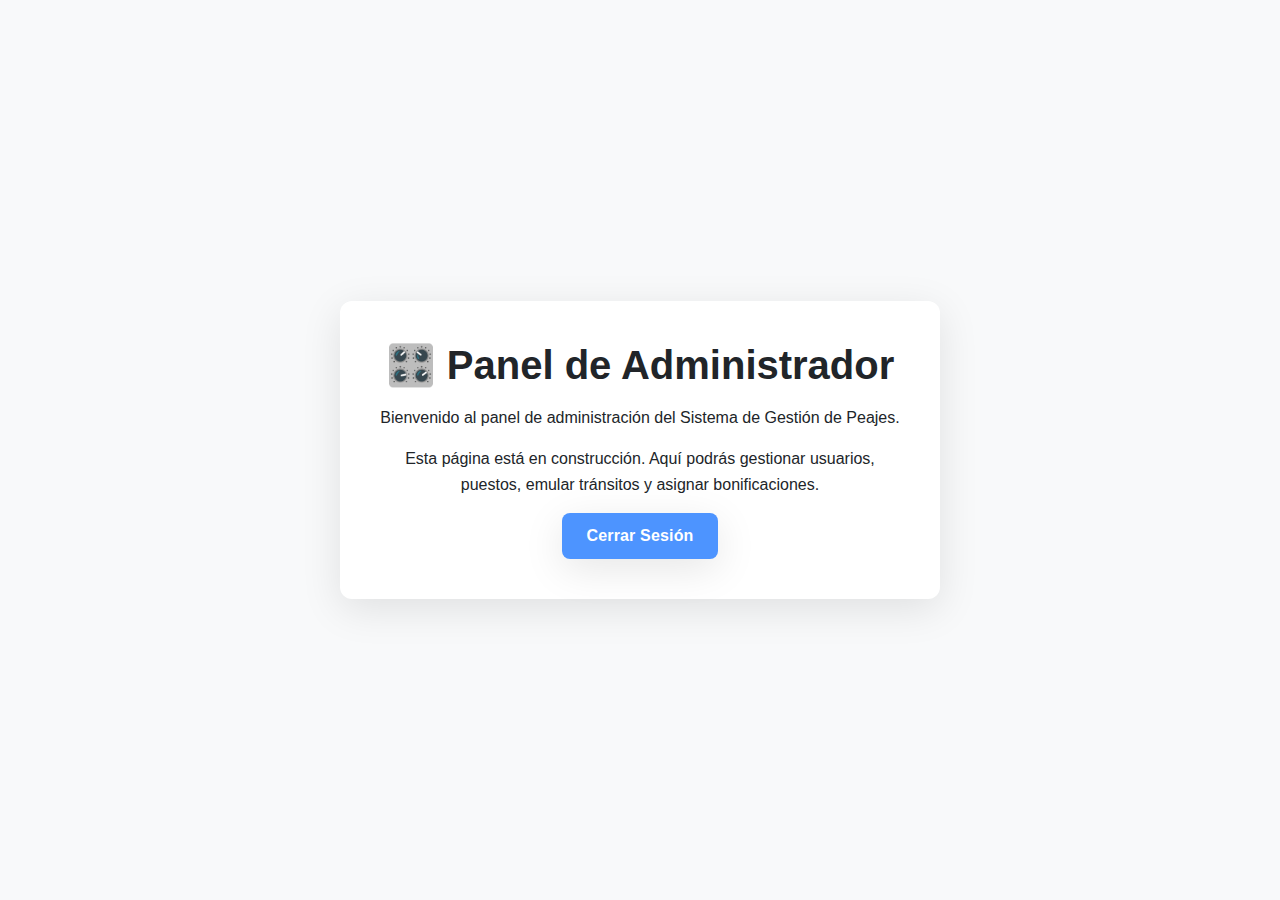
<file: src/main/resources/static/administrador/dashboard.html>
<!DOCTYPE html>
<html lang="es">
<head>
    <meta charset="UTF-8">
    <meta name="viewport" content="width=device-width, initial-scale=1.0">
    <title>Panel Administrador - Sistema de Peajes</title>
    
    <!-- CSS Compartido -->
    <link rel="stylesheet" href="../css/base.css">
    <link rel="stylesheet" href="../css/components.css">
    <link rel="stylesheet" href="../css/layouts.css">
</head>
<body class="layout-centered">
    <div class="container-sm">
        <div class="card text-center">
            <h1>🎛️ Panel de Administrador</h1>
            <p>Bienvenido al panel de administración del Sistema de Gestión de Peajes.</p>
            <p>Esta página está en construcción. Aquí podrás gestionar usuarios, puestos, emular tránsitos y asignar bonificaciones.</p>
            <a href="/login/login.html" class="btn btn-primary">Cerrar Sesión</a>
        </div>
    </div>
</body>
</html>
</file>
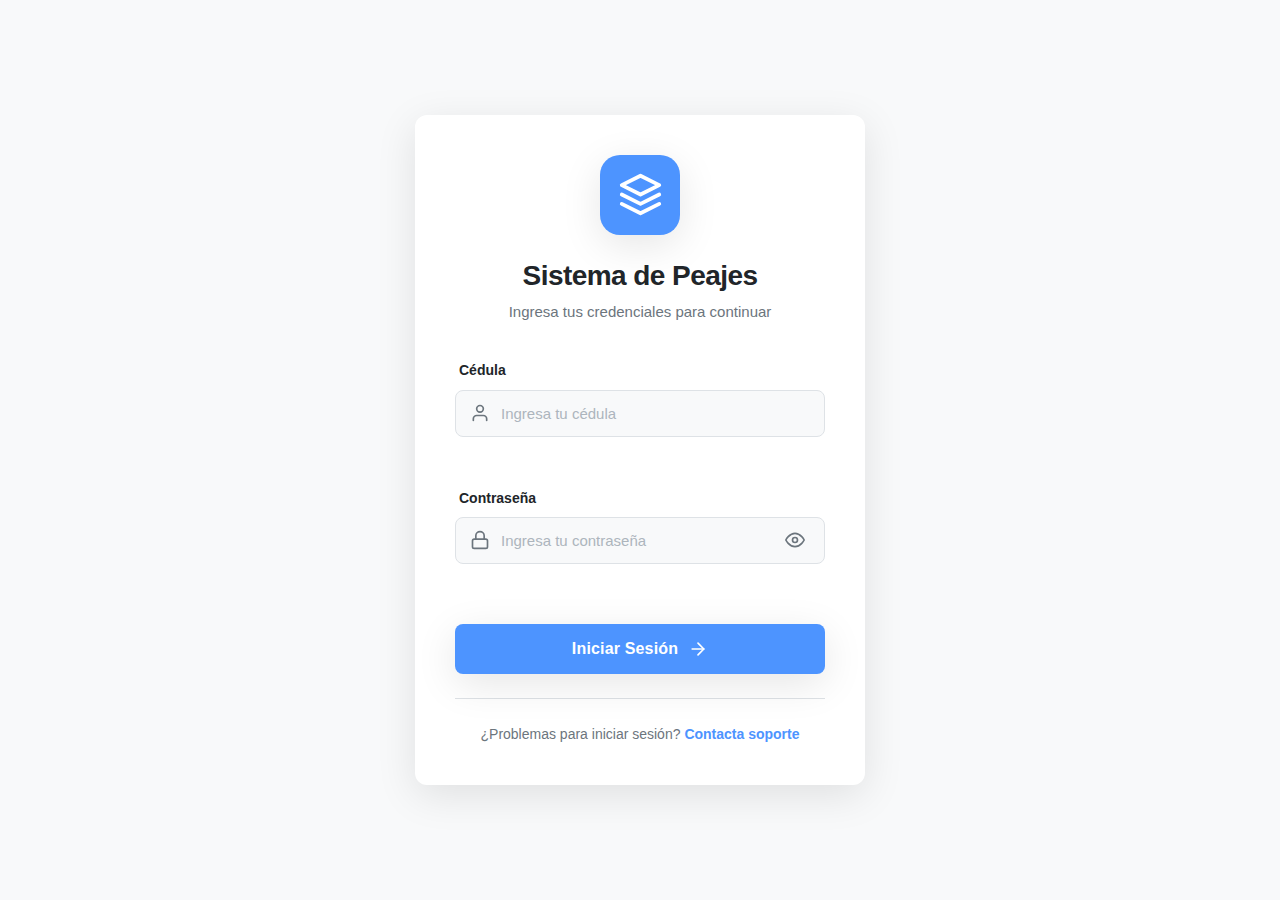
<file: src/main/resources/static/login/login.html>
<!DOCTYPE html>
<html lang="es">
<head>
    <meta charset="UTF-8">
    <meta name="viewport" content="width=device-width, initial-scale=1.0">
    <title>Sistema de Gestión de Peajes - Login</title>
    
    <!-- CSS Compartido -->
    <link rel="stylesheet" href="../css/base.css">
    <link rel="stylesheet" href="../css/components.css">
    <link rel="stylesheet" href="../css/layouts.css">
    
    <!-- CSS Específico del Login -->
    <link rel="stylesheet" href="login.css">
</head>
<body>
    <div class="login-container">
        <div class="login-card">
            <div class="login-header">
                <div class="logo-container">
                    <svg class="logo-icon" viewBox="0 0 24 24" fill="none" xmlns="http://www.w3.org/2000/svg">
                        <path d="M12 2L2 7L12 12L22 7L12 2Z" stroke="currentColor" stroke-width="2" stroke-linecap="round" stroke-linejoin="round"/>
                        <path d="M2 17L12 22L22 17" stroke="currentColor" stroke-width="2" stroke-linecap="round" stroke-linejoin="round"/>
                        <path d="M2 12L12 17L22 12" stroke="currentColor" stroke-width="2" stroke-linecap="round" stroke-linejoin="round"/>
                    </svg>
                </div>
                <h1>Sistema de Peajes</h1>
                <p class="subtitle">Ingresa tus credenciales para continuar</p>
            </div>

            <form id="formLogin" class="login-form" onsubmit="event.preventDefault(); hacerLogin();">
                <div class="form-group">
                    <label for="cedula">Cédula</label>
                    <div class="input-container">
                        <svg class="input-icon" viewBox="0 0 24 24" fill="none" xmlns="http://www.w3.org/2000/svg">
                            <path d="M20 21v-2a4 4 0 0 0-4-4H8a4 4 0 0 0-4 4v2" stroke="currentColor" stroke-width="2" stroke-linecap="round" stroke-linejoin="round"/>
                            <circle cx="12" cy="7" r="4" stroke="currentColor" stroke-width="2" stroke-linecap="round" stroke-linejoin="round"/>
                        </svg>
                        <input 
                            type="number" 
                            id="cedula" 
                            name="cedula" 
                            placeholder="Ingresa tu cédula"
                            required 
                            autocomplete="username"
                            pattern="[0-9.-]+"
                            title="Solo se permiten números, puntos y guiones"
                        >
                    </div>
                    <span class="error-message" id="errorCedula"></span>
                </div>

                <div class="form-group">
                    <label for="contrasenia">Contraseña</label>
                    <div class="input-container">
                        <svg class="input-icon" viewBox="0 0 24 24" fill="none" xmlns="http://www.w3.org/2000/svg">
                            <rect x="3" y="11" width="18" height="11" rx="2" ry="2" stroke="currentColor" stroke-width="2" stroke-linecap="round" stroke-linejoin="round"/>
                            <path d="M7 11V7a5 5 0 0 1 10 0v4" stroke="currentColor" stroke-width="2" stroke-linecap="round" stroke-linejoin="round"/>
                        </svg>
                        <input 
                            type="password" 
                            id="contrasenia" 
                            name="contrasenia" 
                            placeholder="Ingresa tu contraseña"
                            required 
                            autocomplete="current-password"
                        >
                        <button type="button" class="toggle-password" id="togglePassword" aria-label="Mostrar contraseña">
                            <svg class="eye-icon" viewBox="0 0 24 24" fill="none" xmlns="http://www.w3.org/2000/svg">
                                <path d="M1 12s4-8 11-8 11 8 11 8-4 8-11 8-11-8-11-8z" stroke="currentColor" stroke-width="2" stroke-linecap="round" stroke-linejoin="round"/>
                                <circle cx="12" cy="12" r="3" stroke="currentColor" stroke-width="2" stroke-linecap="round" stroke-linejoin="round"/>
                            </svg>
                        </button>
                    </div>
                    <span class="error-message" id="errorContrasenia"></span>
                </div>

                <button type="submit" class="btn-login" id="btnLogin">
                    <span class="btn-text">Iniciar Sesión</span>
                    <svg class="btn-icon" viewBox="0 0 24 24" fill="none" xmlns="http://www.w3.org/2000/svg">
                        <line x1="5" y1="12" x2="19" y2="12" stroke="currentColor" stroke-width="2" stroke-linecap="round" stroke-linejoin="round"/>
                        <polyline points="12 5 19 12 12 19" stroke="currentColor" stroke-width="2" stroke-linecap="round" stroke-linejoin="round"/>
                    </svg>
                </button>
            </form>

            <div class="login-footer">
                <p>¿Problemas para iniciar sesión? <a href="#" id="linkAyuda">Contacta soporte</a></p>
            </div>
        </div>
    </div>

    <!-- Loading spinner -->
    <div id="loadingSpinner" class="loading-overlay">
        <div class="spinner"></div>
        <p>Iniciando sesión...</p>
    </div>

    <!-- Scripts -->
    <script src="../utilesVista.js"></script>
    <script src="../vistaWeb.js"></script>
    <script src="login.js"></script>
</body>
</html>
</file>
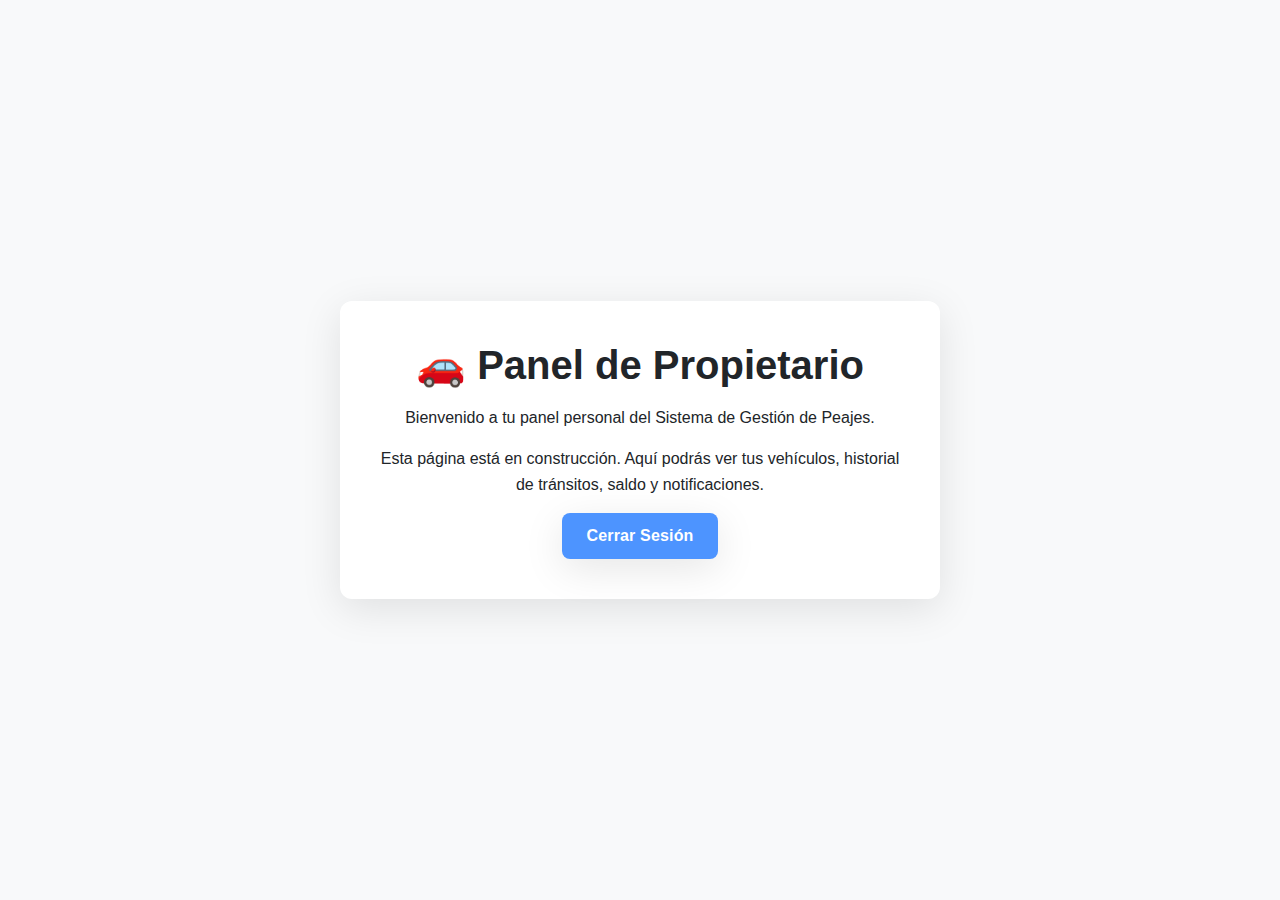
<file: src/main/resources/static/propietario/dashboard.html>
<!DOCTYPE html>
<html lang="es">
<head>
    <meta charset="UTF-8">
    <meta name="viewport" content="width=device-width, initial-scale=1.0">
    <title>Panel Propietario - Sistema de Peajes</title>
    
    <!-- CSS Compartido -->
    <link rel="stylesheet" href="../css/base.css">
    <link rel="stylesheet" href="../css/components.css">
    <link rel="stylesheet" href="../css/layouts.css">
</head>
<body class="layout-centered">
    <div class="container-sm">
        <div class="card text-center">
            <h1>🚗 Panel de Propietario</h1>
            <p>Bienvenido a tu panel personal del Sistema de Gestión de Peajes.</p>
            <p>Esta página está en construcción. Aquí podrás ver tus vehículos, historial de tránsitos, saldo y notificaciones.</p>
            <a href="/login/login.html" class="btn btn-primary">Cerrar Sesión</a>
        </div>
    </div>
</body>
</html>
</file>
<file: src/main/resources/static/css/components.css>
/* ========================================
   SISTEMA DE GESTIÓN DE PEAJES
   Components CSS - Componentes Reutilizables
   ======================================== */

/* ========================================
   CARDS
   ======================================== */
.card {
    background: var(--bg-card);
    border-radius: var(--border-radius);
    box-shadow: var(--box-shadow-md);
    padding: var(--spacing-xxl);
    transition: var(--transition-smooth);
    border: none;
}

.card:hover {
    box-shadow: var(--box-shadow-lg);
}

.card-simple {
    background: var(--bg-card);
    border-radius: var(--border-radius);
    box-shadow: var(--box-shadow);
    padding: var(--spacing-lg);
}

.card-header {
    border-bottom: 1px solid var(--border-color);
    padding-bottom: var(--spacing-md);
    margin-bottom: var(--spacing-md);
}

.card-title {
    font-size: 1.25rem;
    font-weight: 600;
    margin: 0;
    color: var(--text-dark);
}

.card-footer {
    border-top: 1px solid var(--border-color);
    padding-top: var(--spacing-md);
    margin-top: var(--spacing-lg);
    text-align: center;
}

/* ========================================
   BOTONES
   ======================================== */
.btn {
    display: inline-flex;
    align-items: center;
    justify-content: center;
    gap: var(--spacing-sm);
    padding: 12px 24px;
    font-size: 16px;
    font-weight: 600;
    font-family: inherit;
    border: none;
    border-radius: var(--border-radius-sm);
    cursor: pointer;
    transition: var(--transition-smooth);
    text-decoration: none;
    line-height: 1;
    letter-spacing: 0.01em;
}

.btn:disabled {
    opacity: 0.6;
    cursor: not-allowed;
}

.btn:disabled:hover {
    transform: none;
}

/* Variantes de botones - Estilo SugarCRM moderno */
.btn-primary {
    background: var(--primary-color);
    color: white;
    box-shadow: var(--box-shadow-md);
    border: none;
    letter-spacing: 0.01em;
    padding: 15px 24px;
}

.btn-primary:hover:not(:disabled) {
    background: var(--primary-dark);
    box-shadow: var(--box-shadow-lg);
    transform: translateY(-1px);
}

.btn-primary:disabled {
    background: var(--text-muted);
    cursor: not-allowed;
    box-shadow: none;
    opacity: 0.6;
}

.btn-secondary {
    background: var(--secondary-color);
    color: white;
    border: none;
}

.btn-secondary:hover:not(:disabled) {
    background: var(--secondary-dark);
    transform: translateY(-1px);
    box-shadow: var(--box-shadow-md);
}

.btn-success {
    background: var(--success-color);
    color: white;
}

.btn-success:hover:not(:disabled) {
    background: #059669;
    transform: none;
}

.btn-danger {
    background: var(--error-color);
    color: white;
    border: none;
}

.btn-danger:hover:not(:disabled) {
    background: #dc2626;
    transform: none;
}

.btn-outline {
    background: transparent;
    color: var(--primary-color);
    border: 1px solid var(--primary-color);
}

.btn-outline:hover:not(:disabled) {
    background: var(--primary-color);
    color: white;
}

.btn-link {
    background: transparent;
    border: none;
    color: var(--text-dark);
    padding: 12px 24px;
    box-shadow: none;
}

.btn-link:hover:not(:disabled) {
    background: transparent;
    color: var(--primary-color);
    box-shadow: none;
    transform: none;
}

.btn-link:disabled {
    color: var(--text-muted);
    opacity: 0.6;
}

/* Tamaños de botones */
.btn-sm {
    padding: 8px 16px;
    font-size: 14px;
}

.btn-lg {
    padding: 16px 32px;
    font-size: 18px;
}

.btn-block {
    width: 100%;
}

/* Responsive - Reducir tamaño de botones en móviles */
@media (max-width: 480px) {
    .btn {
        padding: 10px 18px;
        font-size: 14px;
    }
    
    .btn-primary {
        padding: 12px 20px;
        font-size: 14px;
    }
    
    .btn-secondary {
        padding: 10px 18px;
        font-size: 14px;
    }
    
    .btn-sm {
        padding: 6px 12px;
        font-size: 12px;
    }
}

/* ========================================
   FORMULARIOS
   ======================================== */
.form-group {
    display: flex;
    flex-direction: column;
    gap: var(--spacing-sm);
}

.form-group label {
    display: block;
    font-size: 14px;
    font-weight: 600;
    color: var(--text-dark);
    margin-left: 4px;
}

.form-control {
    width: 100%;
    padding: 14px 16px;
    font-size: 15px;
    font-family: inherit;
    border: 1.5px solid var(--border-color);
    border-radius: var(--border-radius-sm);
    background: var(--bg-input);
    transition: var(--transition);
    color: var(--text-dark) !important;
}

/* Estilos globales para inputs y selects sin clase */
input,
select,
textarea {
    color: var(--text-dark) !important;
}

.form-control:focus {
    outline: none;
    border-color: var(--primary-color);
    background: var(--bg-input-focus);
    box-shadow: 0 0 0 3px rgba(77, 148, 255, 0.1);
}

.form-control::placeholder {
    color: #adb5bd;
}

.form-control:disabled {
    background-color: #e9ecef;
    cursor: not-allowed;
    opacity: 0.6;
}

.form-control.error {
    border-color: var(--error-color);
    background-color: #fff5f5;
}

.form-control.error:focus {
    box-shadow: 0 0 0 3px rgba(220, 53, 69, 0.1);
}

/* Input con icono */
.input-container {
    position: relative;
    display: flex;
    align-items: center;
}

.input-icon {
    position: absolute;
    left: 15px;
    width: 20px;
    height: 20px;
    color: var(--text-muted);
    pointer-events: none;
    transition: var(--transition);
}

.input-container input {
    padding-left: 45px;
}

.input-container:focus-within .input-icon {
    color: var(--primary-color);
}

/* Textarea */
textarea.form-control {
    resize: vertical;
    min-height: 100px;
}

/* ========================================
   MENSAJES Y ALERTAS
   ======================================== */
.error-message {
    font-size: 13px;
    color: var(--error-color);
    margin-left: 4px;
    min-height: 18px;
    display: block;
}

.error-message:not(:empty) {
    animation: shake 0.3s ease-in-out;
}

.alert {
    padding: var(--spacing-md);
    border-radius: var(--border-radius-sm);
    margin-bottom: var(--spacing-md);
    display: flex;
    align-items: center;
    gap: var(--spacing-sm);
}

.alert-success {
    background: #d4edda;
    color: #155724;
    border: 1px solid #c3e6cb;
}

.alert-error {
    background: #f8d7da;
    color: #721c24;
    border: 1px solid #f5c6cb;
}

.alert-warning {
    background: #fff3cd;
    color: #856404;
    border: 1px solid #ffeeba;
}

.alert-info {
    background: #d1ecf1;
    color: #0c5460;
    border: 1px solid #bee5eb;
}

/* ========================================
   SPINNER Y LOADING
   ======================================== */
.spinner {
    width: 50px;
    height: 50px;
    border: 4px solid rgba(255, 255, 255, 0.3);
    border-top-color: white;
    border-radius: 50%;
    animation: spin 0.8s linear infinite;
}

.spinner-primary {
    border-color: rgba(77, 148, 255, 0.3);
    border-top-color: var(--primary-color);
}

.spinner-sm {
    width: 20px;
    height: 20px;
    border-width: 2px;
}

.spinner-lg {
    width: 70px;
    height: 70px;
    border-width: 5px;
}

.loading-overlay {
    position: fixed;
    top: 0;
    left: 0;
    width: 100%;
    height: 100%;
    background: rgba(0, 0, 0, 0.7);
    display: flex;
    flex-direction: column;
    justify-content: center;
    align-items: center;
    z-index: var(--z-loading);
    animation: fadeIn 0.3s ease-in-out;
}

.loading-overlay p {
    color: white;
    margin-top: var(--spacing-lg);
    font-size: 16px;
    font-weight: 500;
}

/* ========================================
   BADGES
   ======================================== */
.badge {
    display: inline-block;
    padding: 4px 12px;
    font-size: 12px;
    font-weight: 600;
    border-radius: 12px;
    text-transform: uppercase;
    letter-spacing: 0.5px;
}

.badge-primary {
    background: var(--primary-color);
    color: white;
}

.badge-success {
    background: var(--success-color);
    color: white;
}

.badge-error {
    background: var(--error-color);
    color: white;
}

.badge-danger {
    background: var(--error-color);
    color: white;
}

.badge-warning {
    background: var(--warning-color);
    color: white;
}

.badge-secondary {
    background: var(--secondary-color);
    color: white;
}

/* Badges con colores de acento para visualizaciones */
.badge-info {
    background: var(--accent-blue);
    color: white;
}

.badge-executed {
    background: var(--accent-blue);
    color: white;
}

.badge-active {
    background: var(--secondary-color);
    color: white;
}

/* ========================================
   TABLAS
   ======================================== */
.table {
    width: 100%;
    border-collapse: collapse;
    background: white;
    border-radius: var(--border-radius-sm);
    overflow: hidden;
    box-shadow: var(--box-shadow);
}

.table thead {
    background: var(--bg-body);
    color: var(--text-dark);
}

.table thead th {
    font-weight: 600;
    text-transform: uppercase;
    font-size: 14px;
    letter-spacing: 0.5px;
}

.table th,
.table td {
    padding: 12px 16px;
    text-align: left;
}

.table th {
    font-weight: 600;
    text-transform: uppercase;
    font-size: 14px;
    letter-spacing: 0.5px;
}

.table tbody tr {
    border-bottom: 1px solid var(--border-color);
    transition: var(--transition-fast);
}

.table tbody tr:hover {
    background: #f8f9fa;
}

.table tbody tr:last-child {
    border-bottom: none;
}

/* ========================================
   DIVIDER
   ======================================== */
.divider {
    height: 1px;
    background: var(--border-color);
    margin: var(--spacing-lg) 0;
}

/* ========================================
   TOOLTIPS Y AYUDAS
   ======================================== */
.help-text {
    font-size: 13px;
    color: var(--text-muted);
    margin-top: var(--spacing-xs);
    display: block;
}

/* ========================================
   ICONOS SVG
   ======================================== */
.icon {
    width: 20px;
    height: 20px;
    display: inline-block;
    vertical-align: middle;
}

.icon-sm {
    width: 16px;
    height: 16px;
}

.icon-lg {
    width: 24px;
    height: 24px;
}

.icon-xl {
    width: 32px;
    height: 32px;
}
</file>
<file: src/main/resources/static/css/layouts.css>
/* ========================================
   SISTEMA DE GESTIÓN DE PEAJES
   Layouts CSS - Estructuras de Página
   ======================================== */

/* ========================================
   LAYOUT CENTRADO (para login, redirección)
   ======================================== */
.layout-centered {
    min-height: 100vh;
    display: flex;
    justify-content: center;
    align-items: center;
    padding: var(--spacing-lg);
    background: var(--bg-body);
}

/* ========================================
   CONTAINERS
   ======================================== */
.container {
    width: 100%;
    max-width: 1200px;
    margin: 0 auto;
    padding: 0 var(--spacing-lg);
}

.container-sm {
    max-width: 600px;
}

.container-md {
    max-width: 900px;
}

.container-lg {
    max-width: 1400px;
}

.container-fluid {
    width: 100%;
    padding: 0 var(--spacing-lg);
}

/* ========================================
   PÁGINA DE REDIRECCIÓN
   ======================================== */
.redirect-page {
    text-align: center;
    color: var(--text-dark);
}

.redirect-message {
    background: var(--bg-card);
    padding: var(--spacing-xxl);
    border-radius: var(--border-radius);
    box-shadow: var(--box-shadow-lg);
}

.redirect-message h1 {
    color: var(--text-dark);
    margin-bottom: var(--spacing-md);
}

.redirect-message p {
    color: var(--text-muted);
    margin-bottom: var(--spacing-sm);
}

.redirect-message a {
    color: var(--primary-color);
    text-decoration: underline;
}

/* ========================================
   GRID SYSTEM
   ======================================== */
.row {
    display: flex;
    flex-wrap: wrap;
    margin: 0 calc(var(--spacing-md) * -1);
}

.col {
    flex: 1;
    padding: 0 var(--spacing-md);
}

.col-2 { width: 50%; padding: 0 var(--spacing-md); }
.col-3 { width: 33.333%; padding: 0 var(--spacing-md); }
.col-4 { width: 25%; padding: 0 var(--spacing-md); }

/* ========================================
   FLEX UTILITIES
   ======================================== */
.d-flex {
    display: flex;
}

.flex-column {
    flex-direction: column;
}

.flex-row {
    flex-direction: row;
}

.justify-center {
    justify-content: center;
}

.justify-between {
    justify-content: space-between;
}

.align-center {
    align-items: center;
}

.gap-sm { gap: var(--spacing-sm); }
.gap-md { gap: var(--spacing-md); }
.gap-lg { gap: var(--spacing-lg); }

/* ========================================
   RESPONSIVE
   ======================================== */
@media (max-width: 768px) {
    .container {
        padding: 0 var(--spacing-md);
    }
    
    .row {
        margin: 0;
    }
    
    .col-2,
    .col-3,
    .col-4 {
        width: 100%;
        padding: 0;
        margin-bottom: var(--spacing-md);
    }
    
    .layout-centered {
        padding: var(--spacing-md);
    }
}

@media (max-width: 480px) {
    .container {
        padding: 0 var(--spacing-sm);
    }
    
    .layout-centered {
        padding: var(--spacing-sm);
    }
}
</file>
<file: src/main/resources/static/login/login.css>
/* ========================================
   ESTILOS ESPECÍFICOS DEL LOGIN
   Solo contiene estilos únicos de la página de login
   ======================================== */

/* Override del body solo para la página de login */
body {
    background: var(--bg-body) !important;
    min-height: 100vh !important;
    display: flex !important;
    justify-content: center !important;
    align-items: center !important;
    padding: var(--spacing-lg) !important;
}

/* ========================================
   CONTAINER Y CARD DEL LOGIN
   ======================================== */
.login-container {
    width: 100%;
    max-width: 450px;
    animation: fadeInUp 0.6s ease-out;
}

.login-card {
    background: var(--bg-card);
    border-radius: var(--border-radius);
    box-shadow: var(--box-shadow-md);
    padding: var(--spacing-xxl);
    transition: var(--transition-smooth);
}

.login-card:hover {
    box-shadow: var(--box-shadow-lg);
}

/* ========================================
   HEADER Y LOGO
   ======================================== */
.login-header {
    text-align: center;
    margin-bottom: 35px;
}

.logo-container {
    width: 80px;
    height: 80px;
    margin: 0 auto var(--spacing-lg);
    background: var(--primary-color);
    border-radius: var(--border-radius-lg);
    display: flex;
    align-items: center;
    justify-content: center;
    box-shadow: var(--box-shadow-md);
}

.logo-icon {
    width: 45px;
    height: 45px;
    color: white;
}

.login-header h1 {
    font-size: 28px;
    font-weight: 700;
    color: var(--text-dark);
    margin-bottom: var(--spacing-sm);
    letter-spacing: -0.02em;
}

.subtitle {
    font-size: 15px;
    color: var(--text-muted);
    font-weight: 400;
    margin-bottom: 0;
}

/* ========================================
   FORMULARIO DEL LOGIN
   ======================================== */
.login-form {
    display: flex;
    flex-direction: column;
    gap: var(--spacing-lg);
}

/* Form group */
.login-form .form-group {
    display: flex !important;
    flex-direction: column !important;
    gap: var(--spacing-sm) !important;
    margin-bottom: 0 !important;
}

.login-form .form-group label {
    font-size: 14px !important;
    font-weight: 600 !important;
    color: var(--text-dark) !important;
    margin-left: 4px !important;
    margin-bottom: 0 !important;
}

/* Contenedor de inputs */
.login-form .input-container {
    position: relative !important;
    display: flex !important;
    align-items: center !important;
}

/* Mensajes de error */
.login-form .error-message {
    font-size: 13px;
    color: var(--error-color);
    margin-left: 4px;
    min-height: 18px;
    display: block;
}

.login-form .error-message:not(:empty) {
    animation: shake 0.3s ease-in-out;
}

/* Icono de input */
.login-form .input-icon {
    position: absolute;
    left: 15px;
    width: 20px;
    height: 20px;
    color: var(--text-muted);
    pointer-events: none;
    transition: var(--transition);
}

/* Inputs específicos del login */
.login-form .input-container input {
    width: 100% !important;
    padding: 14px 45px 14px 45px !important;
    font-size: 15px !important;
    font-family: inherit !important;
    border: 1.5px solid var(--border-color) !important;
    border-radius: var(--border-radius-sm) !important;
    background-color: var(--bg-input) !important;
    transition: var(--transition) !important;
    color: var(--text-dark) !important;
}

.login-form .input-container input:focus {
    outline: none !important;
    border-color: var(--primary-color) !important;
    background-color: var(--bg-input-focus) !important;
    box-shadow: 0 0 0 4px rgba(37, 99, 235, 0.1) !important;
}

.login-form .input-container input::placeholder {
    color: #adb5bd;
}

.login-form .input-container input.error {
    border-color: var(--error-color) !important;
    background-color: #fff5f5 !important;
}

.login-form .input-container input.error:focus {
    box-shadow: 0 0 0 4px rgba(220, 53, 69, 0.1) !important;
}

.login-form .input-container:focus-within .input-icon {
    color: var(--primary-color);
}

/* ========================================
   TOGGLE PASSWORD (específico del login)
   ======================================== */
.toggle-password {
    position: absolute;
    right: 15px;
    background: none;
    border: none;
    cursor: pointer;
    padding: 5px;
    display: flex;
    align-items: center;
    justify-content: center;
    transition: var(--transition);
}

.toggle-password:hover {
    transform: scale(1.1);
}

.toggle-password:focus {
    outline: 2px solid var(--primary-color);
    outline-offset: 2px;
    border-radius: 4px;
}

.eye-icon {
    width: 20px;
    height: 20px;
    color: var(--text-muted);
    transition: var(--transition);
}

.toggle-password:hover .eye-icon {
    color: var(--primary-color);
}

/* ========================================
   BOTÓN DE LOGIN (estilos adicionales)
   ======================================== */
.btn-login {
    /* Estilos base del botón */
    width: 100%;
    padding: 15px;
    margin-top: 10px;
    font-size: 16px;
    font-weight: 600;
    font-family: inherit;
    color: white;
    background: var(--primary-color);
    border: none;
    border-radius: var(--border-radius-sm);
    cursor: pointer;
    transition: var(--transition-smooth);
    display: flex;
    align-items: center;
    justify-content: center;
    gap: 10px;
    box-shadow: var(--box-shadow-md);
    letter-spacing: 0.01em;
}

.btn-login:hover:not(:disabled) {
    background: var(--primary-dark);
    box-shadow: var(--box-shadow-lg);
    transform: translateY(-1px);
}

.btn-login:disabled {
    background: var(--text-muted);
    cursor: not-allowed;
    box-shadow: none;
    opacity: 0.6;
}

.btn-icon {
    width: 20px;
    height: 20px;
    transition: transform 0.3s ease;
}

.btn-login:hover .btn-icon {
    transform: translateX(5px);
}

/* ========================================
   FOOTER DEL LOGIN
   ======================================== */
.login-footer {
    margin-top: var(--spacing-lg);
    text-align: center;
    padding-top: var(--spacing-lg);
    border-top: 1px solid var(--border-color);
}

.login-footer p {
    font-size: 14px;
    color: var(--text-muted);
    margin-bottom: 0;
}

.login-footer a {
    color: var(--primary-color);
    text-decoration: none;
    font-weight: 600;
    transition: var(--transition);
}

.login-footer a:hover {
    color: var(--primary-dark);
    text-decoration: underline;
}

/* ========================================
   LOADING OVERLAY
   ======================================== */
.loading-overlay {
    position: fixed;
    top: 0;
    left: 0;
    width: 100%;
    height: 100%;
    background: rgba(0, 0, 0, 0.7);
    display: flex;
    flex-direction: column;
    justify-content: center;
    align-items: center;
    z-index: var(--z-loading);
    animation: fadeIn 0.3s ease-in-out;
}

.loading-overlay p {
    color: white;
    margin-top: var(--spacing-lg);
    font-size: 16px;
    font-weight: 500;
}

.spinner {
    width: 50px;
    height: 50px;
    border: 4px solid rgba(255, 255, 255, 0.3);
    border-top-color: white;
    border-radius: 50%;
    animation: spin 0.8s linear infinite;
}

/* ========================================
   RESPONSIVE
   ======================================== */
@media (max-width: 480px) {
    body {
        padding: var(--spacing-md);
    }
    
    .login-card {
        padding: 30px 25px;
    }
    
    .login-header h1 {
        font-size: 24px;
    }
    
    .logo-container {
        width: 70px;
        height: 70px;
    }
    
    .logo-icon {
        width: 40px;
        height: 40px;
    }
    
    .login-form .input-container input {
        padding: 12px 40px 12px 40px;
        font-size: 14px;
    }
    
    .btn-login {
        padding: 13px;
        font-size: 15px;
    }
}
</file>
<file: src/main/resources/static/css/base.css>
/* ========================================
   SISTEMA DE GESTIÓN DE PEAJES
   Base CSS - Variables, Reset y Estilos Globales
   ======================================== */

/* ========================================
   VARIABLES CSS
   ======================================== */
:root {
    /* Colores de marca */
    --primary-color: #4d94ff;
    --primary-dark: #337ab7;
    --primary-light: #6ba6ff;
    --secondary-color: #6c757d;
    --success-color: #28a745;
    --error-color: #dc3545;
    --warning-color: #ffc107;
    --info-color: #17a2b8;
    
    /* Colores de texto */
    --text-dark: #212529;
    --text-muted: #6c757d;
    --text-light: #f8f9fa;
    
    /* Fondos */
    --bg-gradient: linear-gradient(135deg, #667eea 0%, #764ba2 100%);
    --bg-body: #f8f9fa;
    --bg-card: #ffffff;
    --bg-input: #f8f9fa;
    --bg-input-focus: #ffffff;
    
    /* Bordes y sombras */
    --border-color: #dee2e6;
    --border-radius-sm: 8px;
    --border-radius: 12px;
    --border-radius-lg: 20px;
    --box-shadow: 0 2px 8px rgba(0, 0, 0, 0.1);
    --box-shadow-md: 0 10px 40px rgba(0, 0, 0, 0.1);
    --box-shadow-lg: 0 15px 50px rgba(0, 0, 0, 0.15);
    
    /* Espaciados */
    --spacing-xs: 4px;
    --spacing-sm: 8px;
    --spacing-md: 16px;
    --spacing-lg: 24px;
    --spacing-xl: 32px;
    --spacing-xxl: 40px;
    
    /* Transiciones */
    --transition-fast: all 0.15s ease;
    --transition: all 0.3s ease;
    --transition-smooth: all 0.3s cubic-bezier(0.4, 0, 0.2, 1);
    
    /* Z-index */
    --z-dropdown: 1000;
    --z-modal: 5000;
    --z-loading: 9999;
}

/* ========================================
   RESET CSS
   ======================================== */
*,
*::before,
*::after {
    margin: 0;
    padding: 0;
    box-sizing: border-box;
}

html {
    font-size: 16px;
    -webkit-font-smoothing: antialiased;
    -moz-osx-font-smoothing: grayscale;
}

/* ========================================
   BODY BASE
   ======================================== */
body {
    font-family: 'Segoe UI', Tahoma, Geneva, Verdana, sans-serif;
    color: var(--text-dark);
    line-height: 1.6;
    background: var(--bg-body);
}

/* ========================================
   TIPOGRAFÍA
   ======================================== */
h1, h2, h3, h4, h5, h6 {
    font-weight: 600;
    line-height: 1.2;
    color: var(--text-dark);
    margin-bottom: var(--spacing-md);
}

h1 { font-size: 2.5rem; }      /* 40px */
h2 { font-size: 2rem; }        /* 32px */
h3 { font-size: 1.75rem; }     /* 28px */
h4 { font-size: 1.5rem; }      /* 24px */
h5 { font-size: 1.25rem; }     /* 20px */
h6 { font-size: 1rem; }        /* 16px */

p {
    margin-bottom: var(--spacing-md);
    line-height: 1.6;
}

/* ========================================
   ENLACES
   ======================================== */
a {
    color: var(--primary-color);
    text-decoration: none;
    transition: var(--transition);
}

a:hover {
    color: var(--primary-dark);
    text-decoration: underline;
}

a:focus-visible {
    outline: 2px solid var(--primary-color);
    outline-offset: 2px;
}

/* ========================================
   ANIMACIONES GLOBALES
   ======================================== */
@keyframes fadeIn {
    from { opacity: 0; }
    to { opacity: 1; }
}

@keyframes fadeInUp {
    from {
        opacity: 0;
        transform: translateY(30px);
    }
    to {
        opacity: 1;
        transform: translateY(0);
    }
}

@keyframes fadeInDown {
    from {
        opacity: 0;
        transform: translateY(-30px);
    }
    to {
        opacity: 1;
        transform: translateY(0);
    }
}

@keyframes spin {
    to { transform: rotate(360deg); }
}

@keyframes pulse {
    0%, 100% { transform: scale(1); }
    50% { transform: scale(1.05); }
}

@keyframes shake {
    0%, 100% { transform: translateX(0); }
    25% { transform: translateX(-5px); }
    75% { transform: translateX(5px); }
}

@keyframes slideInRight {
    from {
        opacity: 0;
        transform: translateX(100px);
    }
    to {
        opacity: 1;
        transform: translateX(0);
    }
}

/* ========================================
   UTILIDADES GENERALES
   ======================================== */
.text-center { text-align: center; }
.text-left { text-align: left; }
.text-right { text-align: right; }

.text-muted { color: var(--text-muted); }
.text-primary { color: var(--primary-color); }
.text-success { color: var(--success-color); }
.text-error { color: var(--error-color); }
.text-warning { color: var(--warning-color); }

.mb-0 { margin-bottom: 0; }
.mb-sm { margin-bottom: var(--spacing-sm); }
.mb-md { margin-bottom: var(--spacing-md); }
.mb-lg { margin-bottom: var(--spacing-lg); }

.mt-0 { margin-top: 0; }
.mt-sm { margin-top: var(--spacing-sm); }
.mt-md { margin-top: var(--spacing-md); }
.mt-lg { margin-top: var(--spacing-lg); }

/* ========================================
   ACCESIBILIDAD
   ======================================== */
/* Respetar preferencia de animaciones reducidas */
@media (prefers-reduced-motion: reduce) {
    *,
    *::before,
    *::after {
        animation-duration: 0.01ms !important;
        animation-iteration-count: 1 !important;
        transition-duration: 0.01ms !important;
    }
}

/* Focus visible para navegación por teclado */
:focus-visible {
    outline: 2px solid var(--primary-color);
    outline-offset: 2px;
    border-radius: 4px;
}

button:focus-visible,
input:focus-visible,
select:focus-visible,
textarea:focus-visible {
    outline: 2px solid var(--primary-color);
    outline-offset: 2px;
}

/* Ocultar elemento pero mantener accesible para lectores de pantalla */
.sr-only {
    position: absolute;
    width: 1px;
    height: 1px;
    padding: 0;
    margin: -1px;
    overflow: hidden;
    clip: rect(0, 0, 0, 0);
    white-space: nowrap;
    border-width: 0;
}
</file>
